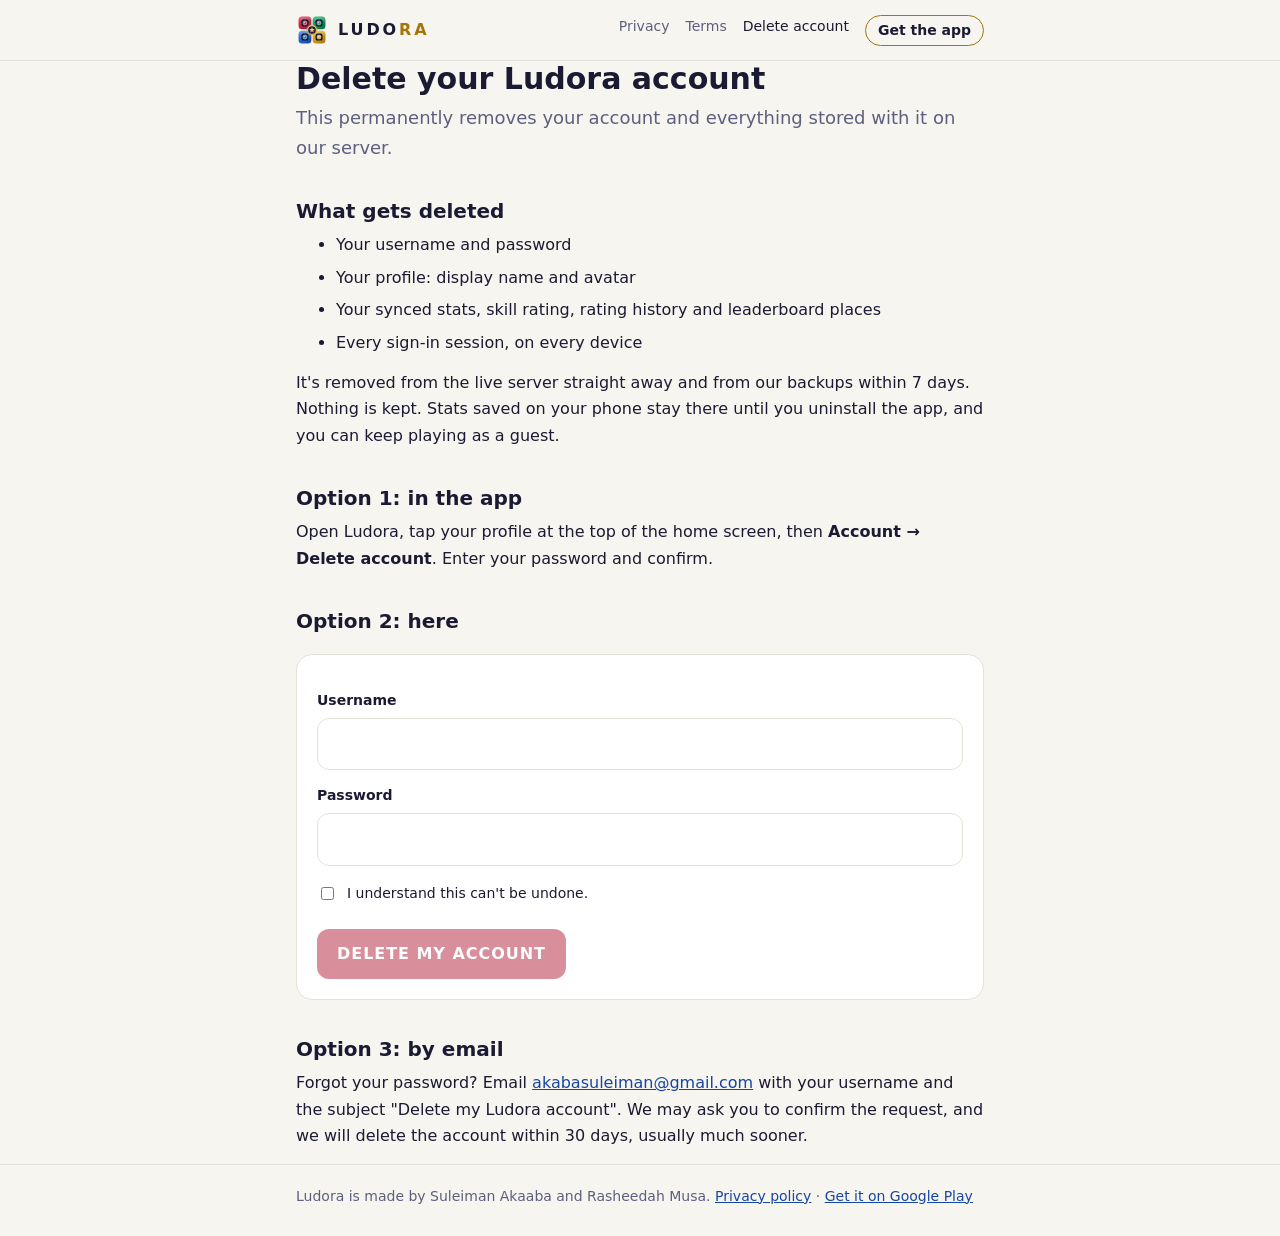
<file: delete-account.html>
<!doctype html>
<html lang="en">
<head>
  <meta charset="utf-8">
  <meta name="viewport" content="width=device-width, initial-scale=1">
  <title>Delete Your Ludora Account — Remove Your Data</title>
  <meta name="description" content="Delete your Ludora account and everything stored with it. Sign in here to permanently remove your username, profile, rating and match history.">
  <link rel="canonical" href="https://acem702.github.io/ludora/delete-account.html">
  <meta name="robots" content="index, follow, max-image-preview:large">
  <meta name="theme-color" content="#f7f5ef" media="(prefers-color-scheme: light)">
  <meta name="theme-color" content="#0e1024" media="(prefers-color-scheme: dark)">

  <meta property="og:type" content="article">
  <meta property="og:site_name" content="Ludora">
  <meta property="og:title" content="Delete your Ludora account">
  <meta property="og:description" content="Delete your Ludora account and everything stored with it. Sign in here to permanently remove your username, profile, rating and match history.">
  <meta property="og:url" content="https://acem702.github.io/ludora/delete-account.html">
  <meta property="og:image" content="https://acem702.github.io/ludora/og.jpg">
  <meta property="og:image:width" content="1200">
  <meta property="og:image:height" content="630">
  <meta name="twitter:card" content="summary_large_image">
  <meta name="twitter:title" content="Delete your Ludora account">
  <meta name="twitter:description" content="Delete your Ludora account and everything stored with it. Sign in here to permanently remove your username, profile, rating and match history.">
  <meta name="twitter:image" content="https://acem702.github.io/ludora/og.jpg">

  <link rel="icon" href="favicon.png">
  <link rel="apple-touch-icon" href="favicon.png">
  <link rel="stylesheet" href="style.css">
</head>
<body>
  <header class="site">
    <div class="wrap">
      <a class="brand" href="./"><img src="mark.svg" alt="" width="32" height="32"><span>LUDO<b>RA</b></span></a>
      <nav class="site" aria-label="Main">
        <a href="privacy.html">Privacy</a>
        <a href="terms.html">Terms</a>
        <a href="delete-account.html" aria-current="page">Delete account</a>
        <a class="nav-cta" href="https://play.google.com/store/apps/details?id=com.acem702.ludora" rel="noopener">Get the app</a>
      </nav>
    </div>
  </header>

  <main class="wrap">
    <h1>Delete your Ludora account</h1>
    <p class="lead">This permanently removes your account and everything stored with it on our server.</p>

    <h2>What gets deleted</h2>
    <ul>
      <li>Your username and password</li>
      <li>Your profile: display name and avatar</li>
      <li>Your synced stats, skill rating, rating history and leaderboard places</li>
      <li>Every sign-in session, on every device</li>
    </ul>
    <p>It's removed from the live server straight away and from our backups within 7 days. Nothing is kept. Stats saved on your phone stay there until you uninstall the app, and you can keep playing as a guest.</p>

    <h2>Option 1: in the app</h2>
    <p>Open Ludora, tap your profile at the top of the home screen, then <strong>Account → Delete account</strong>. Enter your password and confirm.</p>

    <h2>Option 2: here</h2>
    <div class="card">
      <form id="delete-form" novalidate>
        <label for="username">Username</label>
        <input id="username" name="username" type="text" autocomplete="username" autocapitalize="none" spellcheck="false" required>
        <label for="password">Password</label>
        <input id="password" name="password" type="password" autocomplete="current-password" required>
        <label class="check"><input id="confirm" type="checkbox"> I understand this can't be undone.</label>
        <button class="danger" id="submit" type="submit" disabled>DELETE MY ACCOUNT</button>
        <div class="status" id="status" role="status" aria-live="polite"></div>
      </form>
    </div>

    <h2>Option 3: by email</h2>
    <p>Forgot your password? Email <a href="mailto:akabasuleiman@gmail.com?subject=Delete%20my%20Ludora%20account">akabasuleiman@gmail.com</a> with your username and the subject "Delete my Ludora account". We may ask you to confirm the request, and we will delete the account within 30 days, usually much sooner.</p>
  </main>

  <footer class="site">
    <div class="wrap">Ludora is made by Suleiman Akaaba and Rasheedah Musa. <a href="privacy.html">Privacy policy</a> · <a href="https://play.google.com/store/apps/details?id=com.acem702.ludora" rel="noopener">Get it on Google Play</a></div>
  </footer>

  <script>
    // Signs in to the game server, then deletes the account with the same password check the app uses.
    const API = 'https://132-226-86-59.sslip.io/api';
    const form = document.getElementById('delete-form');
    const username = document.getElementById('username');
    const password = document.getElementById('password');
    const confirmBox = document.getElementById('confirm');
    const submit = document.getElementById('submit');
    const status = document.getElementById('status');

    const ready = () => {
      submit.disabled = !(username.value.trim() && password.value && confirmBox.checked);
    };
    [username, password, confirmBox].forEach((el) => el.addEventListener('input', ready));
    confirmBox.addEventListener('change', ready);

    const show = (kind, text) => {
      status.className = 'status ' + kind;
      status.textContent = text;
    };

    async function call(method, route, body, token) {
      const res = await fetch(API + route, {
        method,
        headers: { 'content-type': 'application/json', ...(token ? { authorization: 'Bearer ' + token } : {}) },
        body: JSON.stringify(body),
      });
      const data = await res.json().catch(() => ({}));
      if (!res.ok) throw new Error(data.error || 'The server said no (' + res.status + ').');
      return data;
    }

    form.addEventListener('submit', async (e) => {
      e.preventDefault();
      if (submit.disabled) return;
      submit.disabled = true;
      status.className = 'status';
      try {
        const { token } = await call('POST', '/login', { username: username.value.trim(), password: password.value });
        await call('DELETE', '/me', { password: password.value }, token);
        form.reset();
        show('ok', 'Your account has been deleted. Thanks for playing Ludora.');
      } catch (err) {
        show('error', err instanceof TypeError ? "Can't reach the game server. Check your connection and try again, or email us." : err.message);
        ready();
      }
    });
  </script>
</body>
</html>
</file>
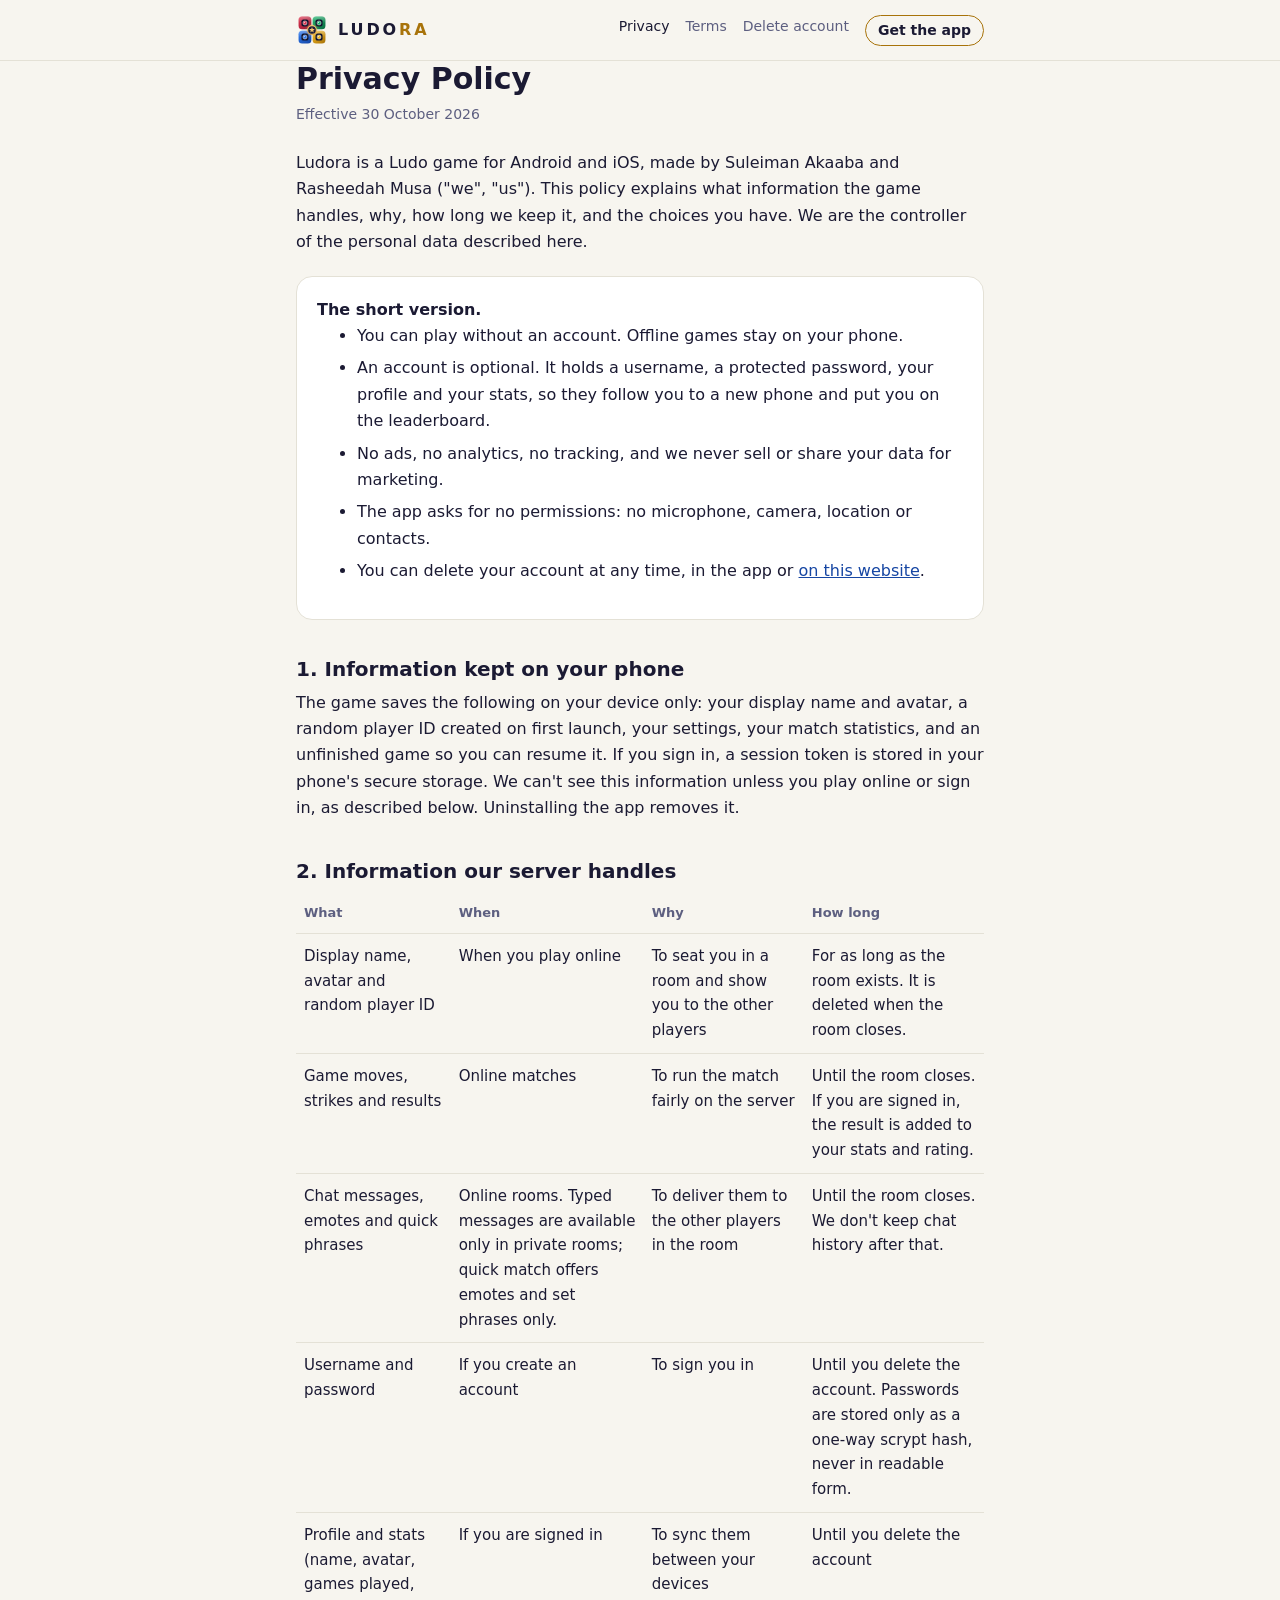
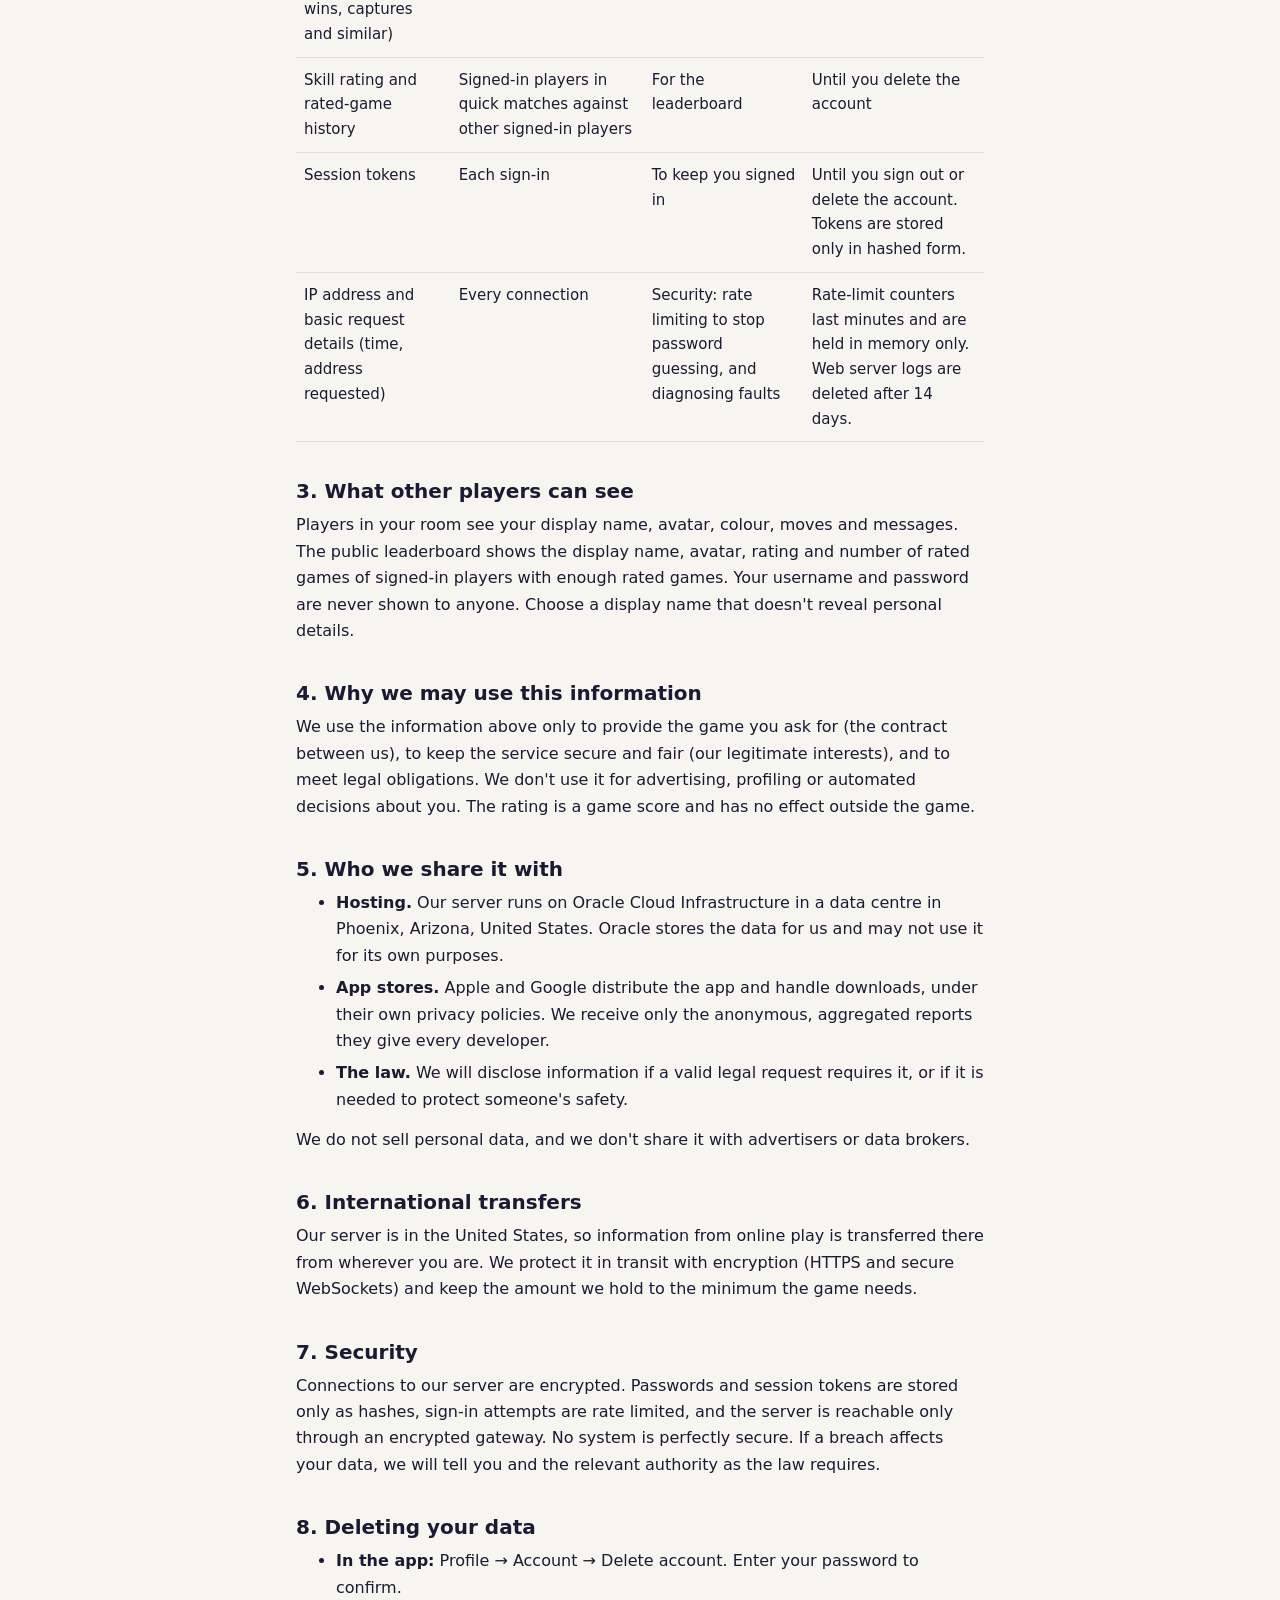
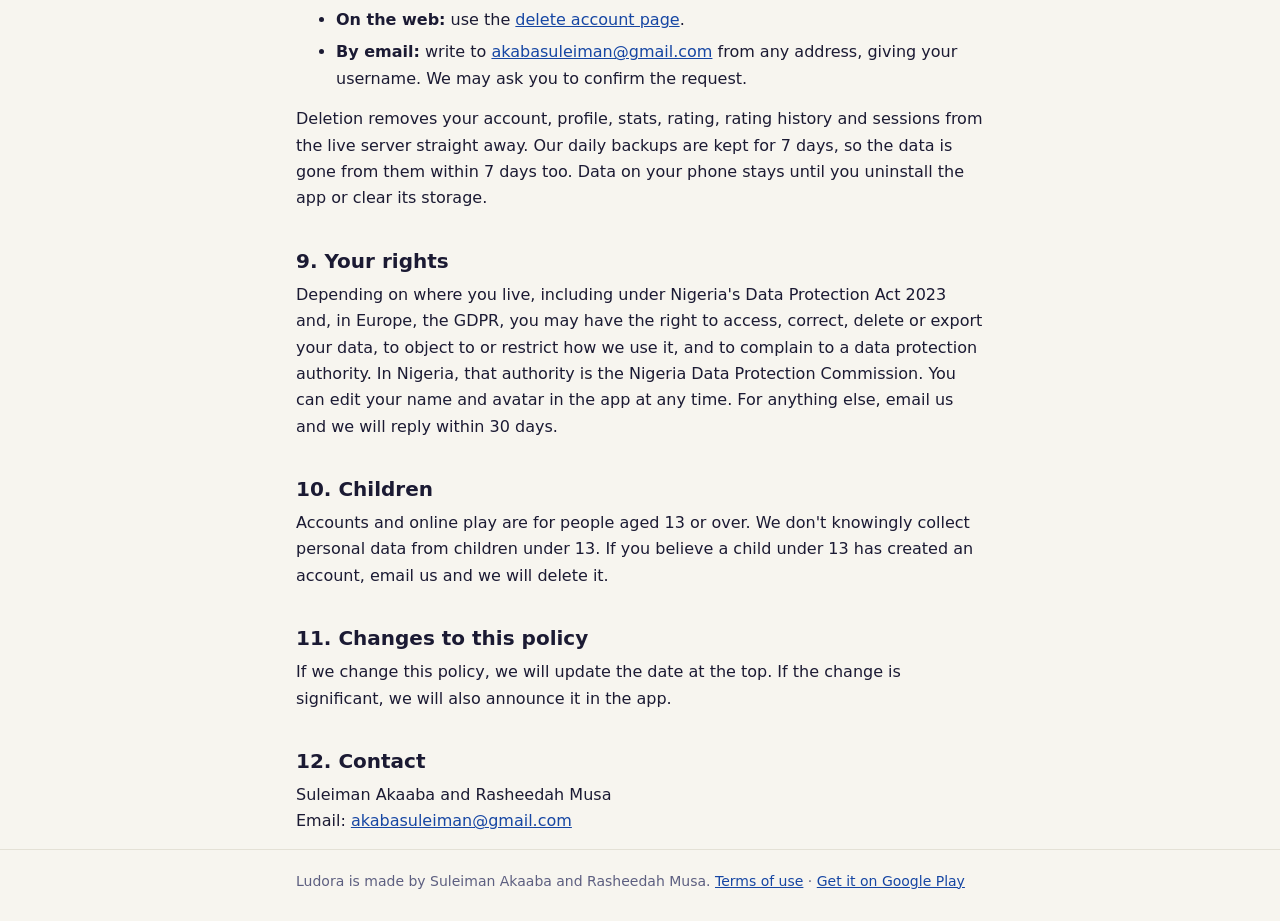
<file: privacy.html>
<!doctype html>
<html lang="en">
<head>
  <meta charset="utf-8">
  <meta name="viewport" content="width=device-width, initial-scale=1">
  <title>Ludora Privacy Policy — What the Ludo Game Stores</title>
  <meta name="description" content="Ludora's privacy policy: what the Ludo game stores, why, how long it keeps it, and how to delete it. No ads, no analytics, no tracking.">
  <link rel="canonical" href="https://acem702.github.io/ludora/privacy.html">
  <meta name="robots" content="index, follow, max-image-preview:large">
  <meta name="theme-color" content="#f7f5ef" media="(prefers-color-scheme: light)">
  <meta name="theme-color" content="#0e1024" media="(prefers-color-scheme: dark)">

  <meta property="og:type" content="article">
  <meta property="og:site_name" content="Ludora">
  <meta property="og:title" content="Ludora Privacy Policy">
  <meta property="og:description" content="Ludora's privacy policy: what the Ludo game stores, why, how long it keeps it, and how to delete it. No ads, no analytics, no tracking.">
  <meta property="og:url" content="https://acem702.github.io/ludora/privacy.html">
  <meta property="og:image" content="https://acem702.github.io/ludora/og.jpg">
  <meta property="og:image:width" content="1200">
  <meta property="og:image:height" content="630">
  <meta name="twitter:card" content="summary_large_image">
  <meta name="twitter:title" content="Ludora Privacy Policy">
  <meta name="twitter:description" content="Ludora's privacy policy: what the Ludo game stores, why, how long it keeps it, and how to delete it. No ads, no analytics, no tracking.">
  <meta name="twitter:image" content="https://acem702.github.io/ludora/og.jpg">

  <link rel="icon" href="favicon.png">
  <link rel="apple-touch-icon" href="favicon.png">
  <link rel="stylesheet" href="style.css">
</head>
<body>
  <header class="site">
    <div class="wrap">
      <a class="brand" href="./"><img src="mark.svg" alt="" width="32" height="32"><span>LUDO<b>RA</b></span></a>
      <nav class="site" aria-label="Main">
        <a href="privacy.html" aria-current="page">Privacy</a>
        <a href="terms.html">Terms</a>
        <a href="delete-account.html">Delete account</a>
        <a class="nav-cta" href="https://play.google.com/store/apps/details?id=com.acem702.ludora" rel="noopener">Get the app</a>
      </nav>
    </div>
  </header>

  <main class="wrap">
    <h1>Privacy Policy</h1>
    <p class="updated">Effective 30 October 2026</p>

    <p>Ludora is a Ludo game for Android and iOS, made by Suleiman Akaaba and Rasheedah Musa ("we", "us"). This policy explains what information the game handles, why, how long we keep it, and the choices you have. We are the controller of the personal data described here.</p>

    <div class="card">
      <strong>The short version.</strong>
      <ul>
        <li>You can play without an account. Offline games stay on your phone.</li>
        <li>An account is optional. It holds a username, a protected password, your profile and your stats, so they follow you to a new phone and put you on the leaderboard.</li>
        <li>No ads, no analytics, no tracking, and we never sell or share your data for marketing.</li>
        <li>The app asks for no permissions: no microphone, camera, location or contacts.</li>
        <li>You can delete your account at any time, in the app or <a href="delete-account.html">on this website</a>.</li>
      </ul>
    </div>

    <h2>1. Information kept on your phone</h2>
    <p>The game saves the following on your device only: your display name and avatar, a random player ID created on first launch, your settings, your match statistics, and an unfinished game so you can resume it. If you sign in, a session token is stored in your phone's secure storage. We can't see this information unless you play online or sign in, as described below. Uninstalling the app removes it.</p>

    <h2>2. Information our server handles</h2>
    <div class="table-scroll">
      <table>
        <thead>
          <tr><th>What</th><th>When</th><th>Why</th><th>How long</th></tr>
        </thead>
        <tbody>
          <tr>
            <td data-label="What">Display name, avatar and random player ID</td>
            <td data-label="When">When you play online</td>
            <td data-label="Why">To seat you in a room and show you to the other players</td>
            <td data-label="How long">For as long as the room exists. It is deleted when the room closes.</td>
          </tr>
          <tr>
            <td data-label="What">Game moves, strikes and results</td>
            <td data-label="When">Online matches</td>
            <td data-label="Why">To run the match fairly on the server</td>
            <td data-label="How long">Until the room closes. If you are signed in, the result is added to your stats and rating.</td>
          </tr>
          <tr>
            <td data-label="What">Chat messages, emotes and quick phrases</td>
            <td data-label="When">Online rooms. Typed messages are available only in private rooms; quick match offers emotes and set phrases only.</td>
            <td data-label="Why">To deliver them to the other players in the room</td>
            <td data-label="How long">Until the room closes. We don't keep chat history after that.</td>
          </tr>
          <tr>
            <td data-label="What">Username and password</td>
            <td data-label="When">If you create an account</td>
            <td data-label="Why">To sign you in</td>
            <td data-label="How long">Until you delete the account. Passwords are stored only as a one-way scrypt hash, never in readable form.</td>
          </tr>
          <tr>
            <td data-label="What">Profile and stats (name, avatar, games played, wins, captures and similar)</td>
            <td data-label="When">If you are signed in</td>
            <td data-label="Why">To sync them between your devices</td>
            <td data-label="How long">Until you delete the account</td>
          </tr>
          <tr>
            <td data-label="What">Skill rating and rated-game history</td>
            <td data-label="When">Signed-in players in quick matches against other signed-in players</td>
            <td data-label="Why">For the leaderboard</td>
            <td data-label="How long">Until you delete the account</td>
          </tr>
          <tr>
            <td data-label="What">Session tokens</td>
            <td data-label="When">Each sign-in</td>
            <td data-label="Why">To keep you signed in</td>
            <td data-label="How long">Until you sign out or delete the account. Tokens are stored only in hashed form.</td>
          </tr>
          <tr>
            <td data-label="What">IP address and basic request details (time, address requested)</td>
            <td data-label="When">Every connection</td>
            <td data-label="Why">Security: rate limiting to stop password guessing, and diagnosing faults</td>
            <td data-label="How long">Rate-limit counters last minutes and are held in memory only. Web server logs are deleted after 14 days.</td>
          </tr>
        </tbody>
      </table>
    </div>

    <h2>3. What other players can see</h2>
    <p>Players in your room see your display name, avatar, colour, moves and messages. The public leaderboard shows the display name, avatar, rating and number of rated games of signed-in players with enough rated games. Your username and password are never shown to anyone. Choose a display name that doesn't reveal personal details.</p>

    <h2>4. Why we may use this information</h2>
    <p>We use the information above only to provide the game you ask for (the contract between us), to keep the service secure and fair (our legitimate interests), and to meet legal obligations. We don't use it for advertising, profiling or automated decisions about you. The rating is a game score and has no effect outside the game.</p>

    <h2>5. Who we share it with</h2>
    <ul>
      <li><strong>Hosting.</strong> Our server runs on Oracle Cloud Infrastructure in a data centre in Phoenix, Arizona, United States. Oracle stores the data for us and may not use it for its own purposes.</li>
      <li><strong>App stores.</strong> Apple and Google distribute the app and handle downloads, under their own privacy policies. We receive only the anonymous, aggregated reports they give every developer.</li>
      <li><strong>The law.</strong> We will disclose information if a valid legal request requires it, or if it is needed to protect someone's safety.</li>
    </ul>
    <p>We do not sell personal data, and we don't share it with advertisers or data brokers.</p>

    <h2>6. International transfers</h2>
    <p>Our server is in the United States, so information from online play is transferred there from wherever you are. We protect it in transit with encryption (HTTPS and secure WebSockets) and keep the amount we hold to the minimum the game needs.</p>

    <h2>7. Security</h2>
    <p>Connections to our server are encrypted. Passwords and session tokens are stored only as hashes, sign-in attempts are rate limited, and the server is reachable only through an encrypted gateway. No system is perfectly secure. If a breach affects your data, we will tell you and the relevant authority as the law requires.</p>

    <h2>8. Deleting your data</h2>
    <ul>
      <li><strong>In the app:</strong> Profile → Account → Delete account. Enter your password to confirm.</li>
      <li><strong>On the web:</strong> use the <a href="delete-account.html">delete account page</a>.</li>
      <li><strong>By email:</strong> write to <a href="mailto:akabasuleiman@gmail.com">akabasuleiman@gmail.com</a> from any address, giving your username. We may ask you to confirm the request.</li>
    </ul>
    <p>Deletion removes your account, profile, stats, rating, rating history and sessions from the live server straight away. Our daily backups are kept for 7 days, so the data is gone from them within 7 days too. Data on your phone stays until you uninstall the app or clear its storage.</p>

    <h2>9. Your rights</h2>
    <p>Depending on where you live, including under Nigeria's Data Protection Act 2023 and, in Europe, the GDPR, you may have the right to access, correct, delete or export your data, to object to or restrict how we use it, and to complain to a data protection authority. In Nigeria, that authority is the Nigeria Data Protection Commission. You can edit your name and avatar in the app at any time. For anything else, email us and we will reply within 30 days.</p>

    <h2>10. Children</h2>
    <p>Accounts and online play are for people aged 13 or over. We don't knowingly collect personal data from children under 13. If you believe a child under 13 has created an account, email us and we will delete it.</p>

    <h2>11. Changes to this policy</h2>
    <p>If we change this policy, we will update the date at the top. If the change is significant, we will also announce it in the app.</p>

    <h2>12. Contact</h2>
    <p>Suleiman Akaaba and Rasheedah Musa<br>Email: <a href="mailto:akabasuleiman@gmail.com">akabasuleiman@gmail.com</a></p>
  </main>

  <footer class="site">
    <div class="wrap">Ludora is made by Suleiman Akaaba and Rasheedah Musa. <a href="terms.html">Terms of use</a> · <a href="https://play.google.com/store/apps/details?id=com.acem702.ludora" rel="noopener">Get it on Google Play</a></div>
  </footer>
</body>
</html>
</file>
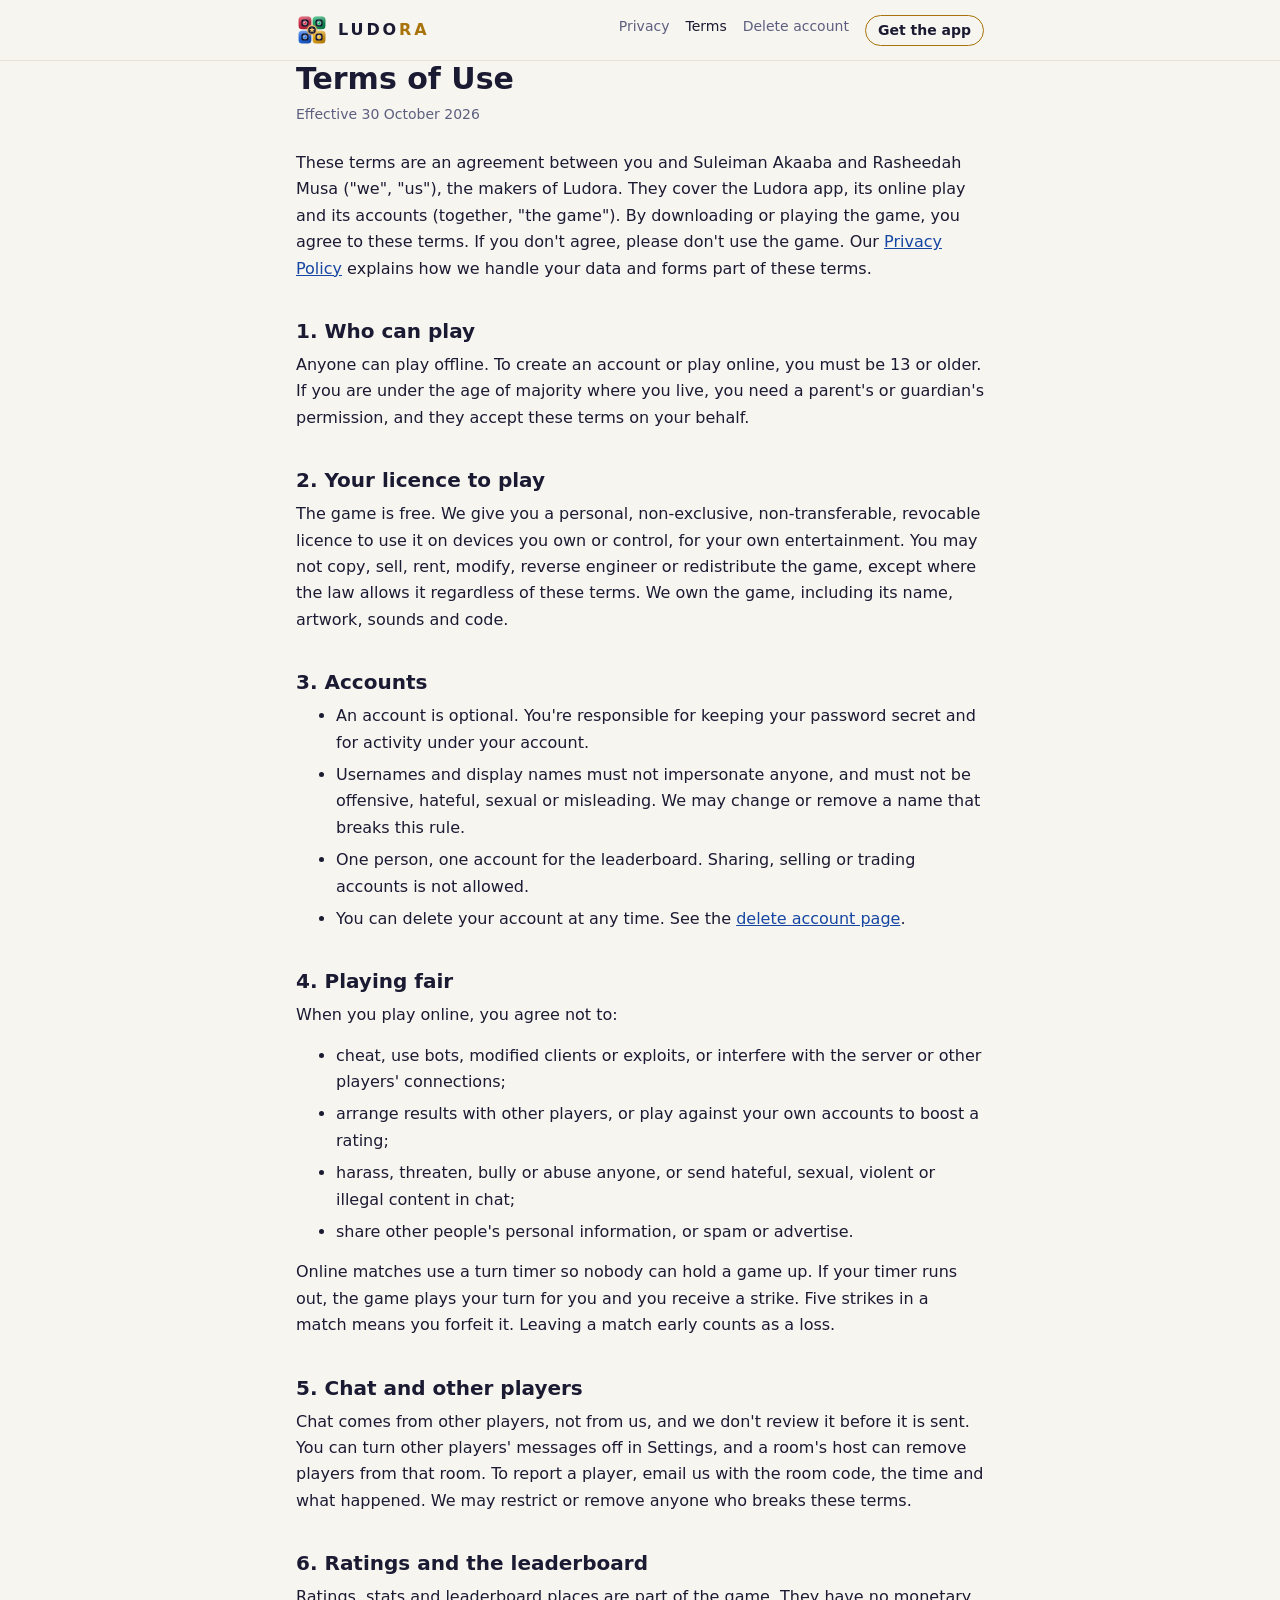
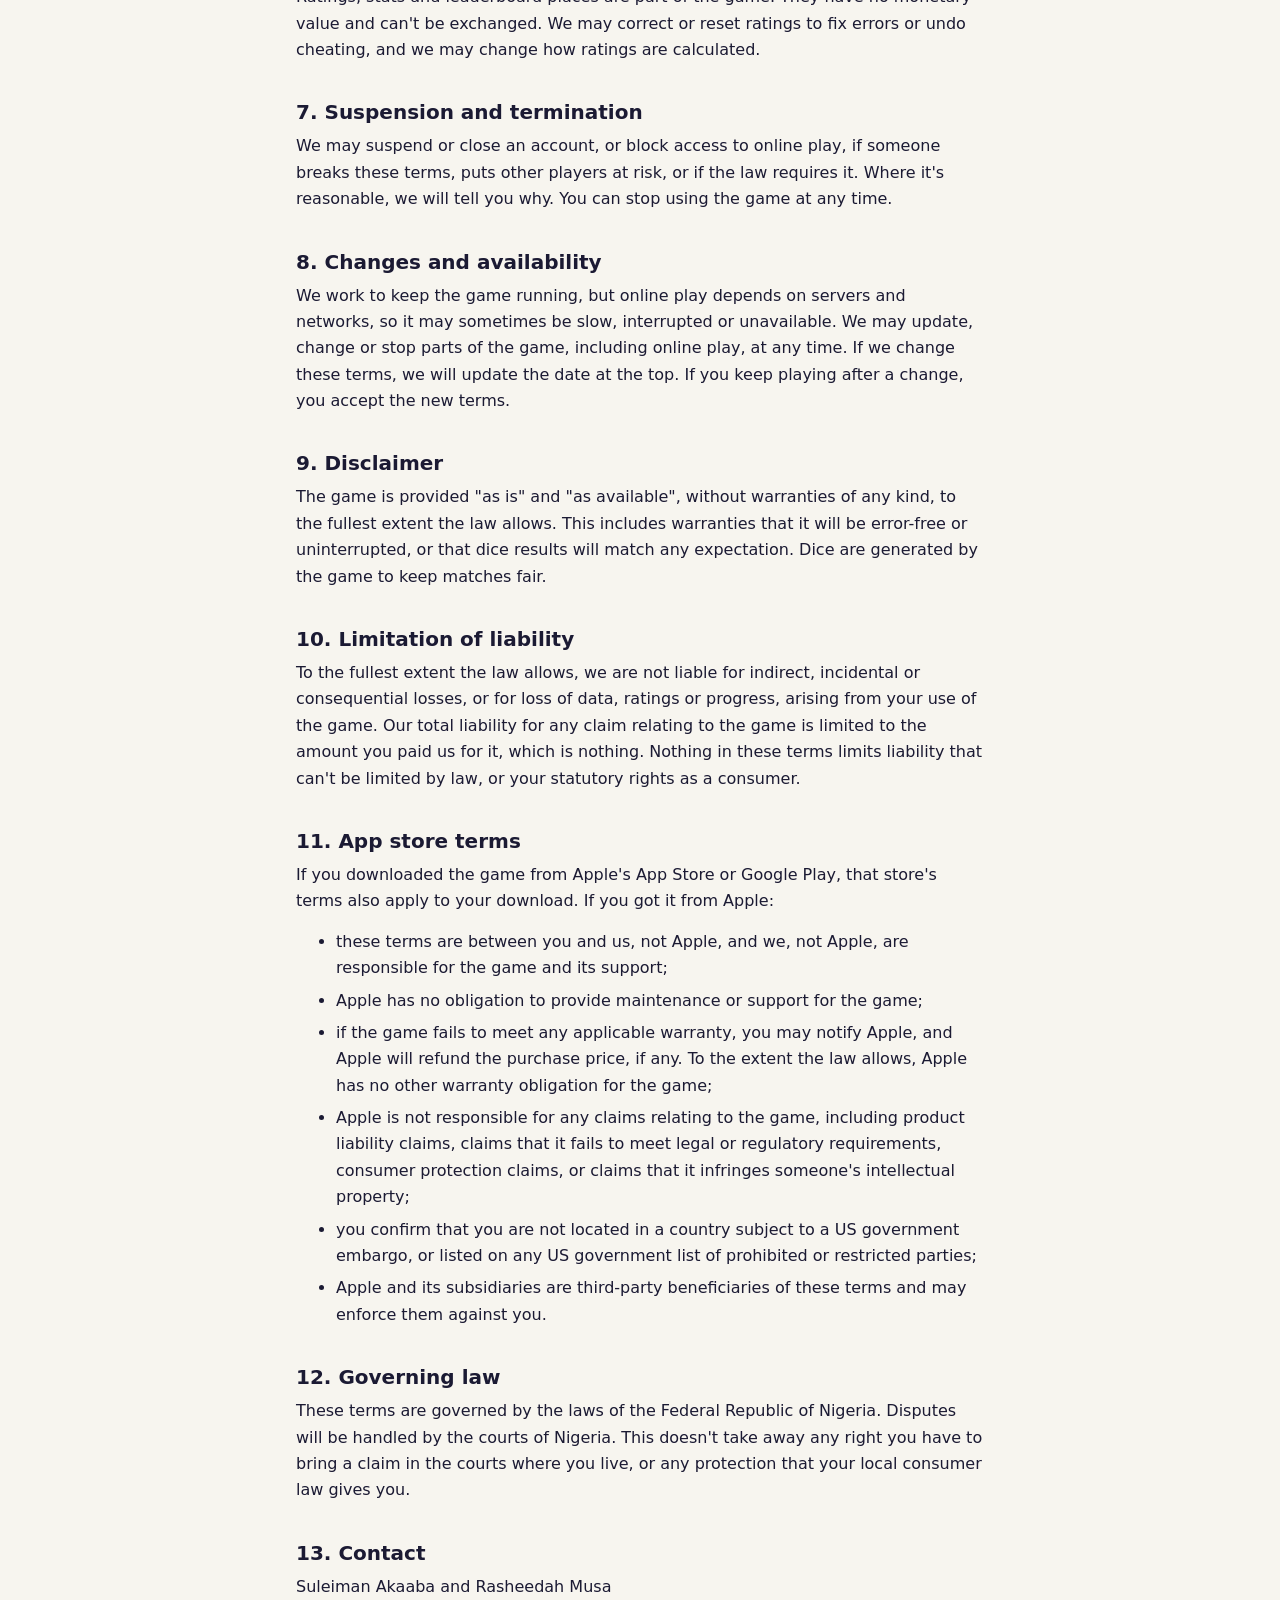
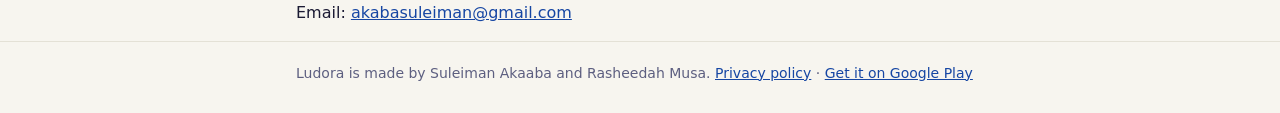
<file: terms.html>
<!doctype html>
<html lang="en">
<head>
  <meta charset="utf-8">
  <meta name="viewport" content="width=device-width, initial-scale=1">
  <title>Ludora Terms of Use — Playing and Accounts</title>
  <meta name="description" content="The terms for playing Ludora and using a Ludora account: who can play, fair play, accounts, and the rules that apply to the Ludo game.">
  <link rel="canonical" href="https://acem702.github.io/ludora/terms.html">
  <meta name="robots" content="index, follow, max-image-preview:large">
  <meta name="theme-color" content="#f7f5ef" media="(prefers-color-scheme: light)">
  <meta name="theme-color" content="#0e1024" media="(prefers-color-scheme: dark)">

  <meta property="og:type" content="article">
  <meta property="og:site_name" content="Ludora">
  <meta property="og:title" content="Ludora Terms of Use">
  <meta property="og:description" content="The terms for playing Ludora and using a Ludora account: who can play, fair play, accounts, and the rules that apply to the Ludo game.">
  <meta property="og:url" content="https://acem702.github.io/ludora/terms.html">
  <meta property="og:image" content="https://acem702.github.io/ludora/og.jpg">
  <meta property="og:image:width" content="1200">
  <meta property="og:image:height" content="630">
  <meta name="twitter:card" content="summary_large_image">
  <meta name="twitter:title" content="Ludora Terms of Use">
  <meta name="twitter:description" content="The terms for playing Ludora and using a Ludora account: who can play, fair play, accounts, and the rules that apply to the Ludo game.">
  <meta name="twitter:image" content="https://acem702.github.io/ludora/og.jpg">

  <link rel="icon" href="favicon.png">
  <link rel="apple-touch-icon" href="favicon.png">
  <link rel="stylesheet" href="style.css">
</head>
<body>
  <header class="site">
    <div class="wrap">
      <a class="brand" href="./"><img src="mark.svg" alt="" width="32" height="32"><span>LUDO<b>RA</b></span></a>
      <nav class="site" aria-label="Main">
        <a href="privacy.html">Privacy</a>
        <a href="terms.html" aria-current="page">Terms</a>
        <a href="delete-account.html">Delete account</a>
        <a class="nav-cta" href="https://play.google.com/store/apps/details?id=com.acem702.ludora" rel="noopener">Get the app</a>
      </nav>
    </div>
  </header>

  <main class="wrap">
    <h1>Terms of Use</h1>
    <p class="updated">Effective 30 October 2026</p>

    <p>These terms are an agreement between you and Suleiman Akaaba and Rasheedah Musa ("we", "us"), the makers of Ludora. They cover the Ludora app, its online play and its accounts (together, "the game"). By downloading or playing the game, you agree to these terms. If you don't agree, please don't use the game. Our <a href="privacy.html">Privacy Policy</a> explains how we handle your data and forms part of these terms.</p>

    <h2>1. Who can play</h2>
    <p>Anyone can play offline. To create an account or play online, you must be 13 or older. If you are under the age of majority where you live, you need a parent's or guardian's permission, and they accept these terms on your behalf.</p>

    <h2>2. Your licence to play</h2>
    <p>The game is free. We give you a personal, non-exclusive, non-transferable, revocable licence to use it on devices you own or control, for your own entertainment. You may not copy, sell, rent, modify, reverse engineer or redistribute the game, except where the law allows it regardless of these terms. We own the game, including its name, artwork, sounds and code.</p>

    <h2>3. Accounts</h2>
    <ul>
      <li>An account is optional. You're responsible for keeping your password secret and for activity under your account.</li>
      <li>Usernames and display names must not impersonate anyone, and must not be offensive, hateful, sexual or misleading. We may change or remove a name that breaks this rule.</li>
      <li>One person, one account for the leaderboard. Sharing, selling or trading accounts is not allowed.</li>
      <li>You can delete your account at any time. See the <a href="delete-account.html">delete account page</a>.</li>
    </ul>

    <h2>4. Playing fair</h2>
    <p>When you play online, you agree not to:</p>
    <ul>
      <li>cheat, use bots, modified clients or exploits, or interfere with the server or other players' connections;</li>
      <li>arrange results with other players, or play against your own accounts to boost a rating;</li>
      <li>harass, threaten, bully or abuse anyone, or send hateful, sexual, violent or illegal content in chat;</li>
      <li>share other people's personal information, or spam or advertise.</li>
    </ul>
    <p>Online matches use a turn timer so nobody can hold a game up. If your timer runs out, the game plays your turn for you and you receive a strike. Five strikes in a match means you forfeit it. Leaving a match early counts as a loss.</p>

    <h2>5. Chat and other players</h2>
    <p>Chat comes from other players, not from us, and we don't review it before it is sent. You can turn other players' messages off in Settings, and a room's host can remove players from that room. To report a player, email us with the room code, the time and what happened. We may restrict or remove anyone who breaks these terms.</p>

    <h2>6. Ratings and the leaderboard</h2>
    <p>Ratings, stats and leaderboard places are part of the game. They have no monetary value and can't be exchanged. We may correct or reset ratings to fix errors or undo cheating, and we may change how ratings are calculated.</p>

    <h2>7. Suspension and termination</h2>
    <p>We may suspend or close an account, or block access to online play, if someone breaks these terms, puts other players at risk, or if the law requires it. Where it's reasonable, we will tell you why. You can stop using the game at any time.</p>

    <h2>8. Changes and availability</h2>
    <p>We work to keep the game running, but online play depends on servers and networks, so it may sometimes be slow, interrupted or unavailable. We may update, change or stop parts of the game, including online play, at any time. If we change these terms, we will update the date at the top. If you keep playing after a change, you accept the new terms.</p>

    <h2>9. Disclaimer</h2>
    <p>The game is provided "as is" and "as available", without warranties of any kind, to the fullest extent the law allows. This includes warranties that it will be error-free or uninterrupted, or that dice results will match any expectation. Dice are generated by the game to keep matches fair.</p>

    <h2>10. Limitation of liability</h2>
    <p>To the fullest extent the law allows, we are not liable for indirect, incidental or consequential losses, or for loss of data, ratings or progress, arising from your use of the game. Our total liability for any claim relating to the game is limited to the amount you paid us for it, which is nothing. Nothing in these terms limits liability that can't be limited by law, or your statutory rights as a consumer.</p>

    <h2>11. App store terms</h2>
    <p>If you downloaded the game from Apple's App Store or Google Play, that store's terms also apply to your download. If you got it from Apple:</p>
    <ul>
      <li>these terms are between you and us, not Apple, and we, not Apple, are responsible for the game and its support;</li>
      <li>Apple has no obligation to provide maintenance or support for the game;</li>
      <li>if the game fails to meet any applicable warranty, you may notify Apple, and Apple will refund the purchase price, if any. To the extent the law allows, Apple has no other warranty obligation for the game;</li>
      <li>Apple is not responsible for any claims relating to the game, including product liability claims, claims that it fails to meet legal or regulatory requirements, consumer protection claims, or claims that it infringes someone's intellectual property;</li>
      <li>you confirm that you are not located in a country subject to a US government embargo, or listed on any US government list of prohibited or restricted parties;</li>
      <li>Apple and its subsidiaries are third-party beneficiaries of these terms and may enforce them against you.</li>
    </ul>

    <h2>12. Governing law</h2>
    <p>These terms are governed by the laws of the Federal Republic of Nigeria. Disputes will be handled by the courts of Nigeria. This doesn't take away any right you have to bring a claim in the courts where you live, or any protection that your local consumer law gives you.</p>

    <h2>13. Contact</h2>
    <p>Suleiman Akaaba and Rasheedah Musa<br>Email: <a href="mailto:akabasuleiman@gmail.com">akabasuleiman@gmail.com</a></p>
  </main>

  <footer class="site">
    <div class="wrap">Ludora is made by Suleiman Akaaba and Rasheedah Musa. <a href="privacy.html">Privacy policy</a> · <a href="https://play.google.com/store/apps/details?id=com.acem702.ludora" rel="noopener">Get it on Google Play</a></div>
  </footer>
</body>
</html>
</file>
<file: style.css>
/* Ludora site: the app's "Jewel night" palette, with a light reading mode. */
:root {
  --bg: #f7f5ef;
  --surface: #ffffff;
  --text: #1b1a33;
  --muted: #5d5f80;
  --line: #e4e1d6;
  --accent: #a8730a;
  --link: #1646a3;
  --danger: #b3203a;
  --danger-bg: #fdecef;
  --good: #0b6b40;
  --good-bg: #e6f6ee;
  --field: #ffffff;
  color-scheme: light;
}
@media (prefers-color-scheme: dark) {
  :root:not([data-theme="light"]) {
    --bg: #0e1024;
    --surface: #181b36;
    --text: #f4f2ff;
    --muted: #a3a6c8;
    --line: #2e3360;
    --accent: #f2c46d;
    --link: #8db6ff;
    --danger: #ff7a8a;
    --danger-bg: rgba(224, 52, 79, 0.16);
    --good: #5be39b;
    --good-bg: rgba(25, 179, 107, 0.16);
    --field: #12152e;
    color-scheme: dark;
  }
}
:root[data-theme="dark"] {
  --bg: #0e1024;
  --surface: #181b36;
  --text: #f4f2ff;
  --muted: #a3a6c8;
  --line: #2e3360;
  --accent: #f2c46d;
  --link: #8db6ff;
  --danger: #ff7a8a;
  --danger-bg: rgba(224, 52, 79, 0.16);
  --good: #5be39b;
  --good-bg: rgba(25, 179, 107, 0.16);
  --field: #12152e;
  color-scheme: dark;
}

* { box-sizing: border-box; }
html { -webkit-text-size-adjust: 100%; }
body {
  margin: 0;
  background: var(--bg);
  color: var(--text);
  font: 16px/1.65 system-ui, -apple-system, "Segoe UI", Roboto, sans-serif;
}
a { color: var(--link); }
a:focus-visible, button:focus-visible, input:focus-visible { outline: 2px solid var(--accent); outline-offset: 2px; }

.wrap { max-width: 720px; margin: 0 auto; padding: 0 16px; }

header.site {
  border-bottom: 1px solid var(--line);
}
header.site .wrap {
  display: flex;
  align-items: center;
  justify-content: space-between;
  gap: 12px;
  flex-wrap: wrap;
  padding-top: 14px;
  padding-bottom: 14px;
}
.brand {
  display: flex;
  align-items: center;
  gap: 10px;
  color: var(--text);
  text-decoration: none;
  font-weight: 800;
  letter-spacing: 0.18em;
}
.brand img { width: 32px; height: 32px; }
.brand b { color: var(--accent); font-weight: 800; }
nav.site { display: flex; gap: 16px; flex-wrap: wrap; font-size: 14px; }
nav.site a { color: var(--muted); text-decoration: none; }
nav.site a:hover, nav.site a[aria-current="page"] { color: var(--text); }

main { padding: 32px 0 48px; }
h1 { font-size: 30px; line-height: 1.2; margin: 0 0 6px; }
h2 { font-size: 20px; line-height: 1.3; margin: 36px 0 8px; }
h3 { font-size: 16px; margin: 22px 0 4px; }
p, ul, ol { margin: 0 0 14px; }
li { margin-bottom: 6px; }
.updated { color: var(--muted); font-size: 14px; margin-bottom: 24px; }
.lead { font-size: 18px; color: var(--muted); }

.card {
  background: var(--surface);
  border: 1px solid var(--line);
  border-radius: 16px;
  padding: 20px;
  margin: 20px 0;
}
table { width: 100%; border-collapse: collapse; font-size: 15px; }
th, td { text-align: left; vertical-align: top; padding: 10px 8px; border-bottom: 1px solid var(--line); }
th { font-size: 13px; color: var(--muted); font-weight: 700; }
.table-scroll { overflow-x: auto; }
/* On phones each row becomes a small card, labelled cell by cell. */
@media (max-width: 600px) {
  table, tbody, tr, td { display: block; }
  thead { display: none; }
  tr { border: 1px solid var(--line); border-radius: 14px; padding: 6px 14px; margin-bottom: 10px; background: var(--surface); }
  td { border: 0; padding: 6px 0; }
  td::before { content: attr(data-label); display: block; font-size: 12px; font-weight: 700; color: var(--muted); text-transform: uppercase; letter-spacing: 0.06em; }
}

.hero { text-align: center; padding: 24px 0 8px; }
.hero img { width: 120px; height: 120px; }
.hero h1 { font-size: 44px; letter-spacing: 0.2em; margin: 14px 0 10px; padding-left: 0.2em; }
.hero h1 b { color: var(--accent); }
.links { display: grid; gap: 12px; grid-template-columns: repeat(auto-fit, minmax(200px, 1fr)); margin-top: 28px; }
.links a {
  display: block;
  background: var(--surface);
  border: 1px solid var(--line);
  border-radius: 14px;
  padding: 16px;
  color: var(--text);
  text-decoration: none;
  font-weight: 700;
}
.links a span { display: block; color: var(--muted); font-weight: 400; font-size: 14px; }

form label { display: block; font-weight: 700; font-size: 14px; margin: 14px 0 6px; }
form input[type="text"], form input[type="password"] {
  width: 100%;
  font: inherit;
  padding: 12px 14px;
  border-radius: 12px;
  border: 1px solid var(--line);
  background: var(--field);
  color: var(--text);
}
.check { display: flex; gap: 10px; align-items: flex-start; margin-top: 16px; font-weight: 400; }
.check input { margin-top: 5px; }
button.danger {
  margin-top: 18px;
  font: inherit;
  font-weight: 800;
  letter-spacing: 0.06em;
  padding: 12px 20px;
  border-radius: 12px;
  border: 0;
  background: var(--danger);
  color: #fff;
  cursor: pointer;
}
button.danger:disabled { opacity: 0.5; cursor: not-allowed; }
.status { margin-top: 16px; padding: 12px 14px; border-radius: 12px; display: none; }
.status.error { display: block; background: var(--danger-bg); color: var(--danger); }
.status.ok { display: block; background: var(--good-bg); color: var(--good); }

footer.site { border-top: 1px solid var(--line); color: var(--muted); font-size: 14px; }
footer.site .wrap { padding-top: 20px; padding-bottom: 28px; }

/* Download call to action */
nav.site a.nav-cta {
  color: var(--text);
  font-weight: 700;
  border: 1px solid var(--accent);
  border-radius: 999px;
  padding: 4px 12px;
  line-height: 1.5;
}
nav.site a.nav-cta:hover { background: var(--accent); color: #12152e; }

.cta { margin: 22px 0 6px; }
.badge {
  display: inline-block;
  border-radius: 12px;
  text-decoration: none;
  color: var(--text);
  font-weight: 700;
}
.badge img { height: 68px; width: auto; display: block; }
.cta-note { color: var(--muted); font-size: 14px; margin-bottom: 0; }

a.button {
  display: inline-block;
  background: var(--accent);
  color: #12152e;
  text-decoration: none;
  font-weight: 800;
  letter-spacing: 0.02em;
  padding: 14px 24px;
  border-radius: 12px;
}
a.button:hover { filter: brightness(1.08); }
.cta-inline { margin: 26px 0 8px; }

/* Feature grid and tick list */
.features { display: grid; gap: 12px; grid-template-columns: repeat(auto-fit, minmax(200px, 1fr)); margin: 16px 0 8px; }
.feature {
  background: var(--surface);
  border: 1px solid var(--line);
  border-radius: 14px;
  padding: 16px;
}
.feature h3 { margin: 0 0 6px; font-size: 16px; }
.feature p { margin: 0; color: var(--muted); font-size: 15px; }

ul.ticks { list-style: none; padding: 0; margin-top: 12px; }
ul.ticks li { position: relative; padding-left: 26px; margin-bottom: 10px; }
ul.ticks li::before {
  content: "";
  position: absolute;
  left: 2px;
  top: 0.5em;
  width: 10px;
  height: 10px;
  border-radius: 3px;
  background: var(--accent);
}

/* If the Google Play badge image fails to load, the link becomes a plain button. */
.badge-fallback {
  background: var(--accent);
  color: #12152e;
  font-weight: 800;
  padding: 14px 24px;
}
.badge-fallback img { display: none; }
.badge-fallback::after { content: "Get it on Google Play"; }
</file>
